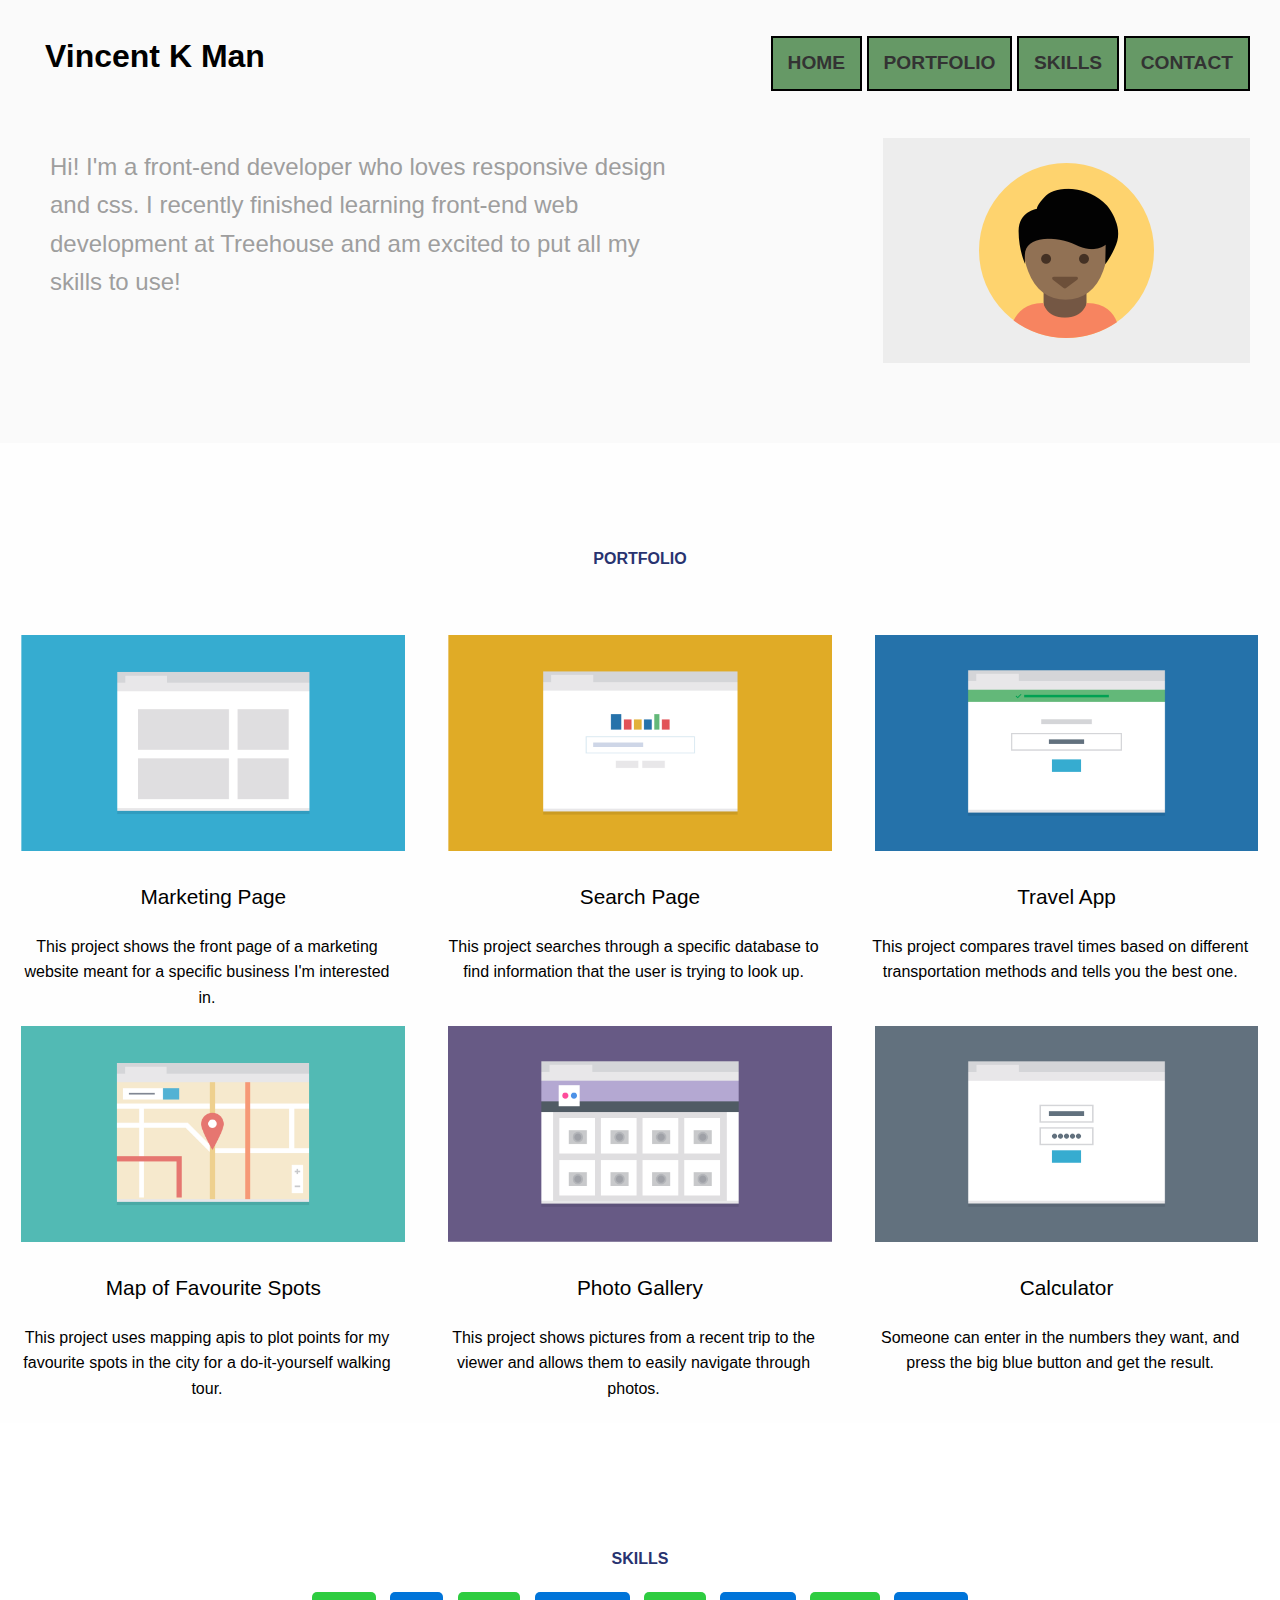
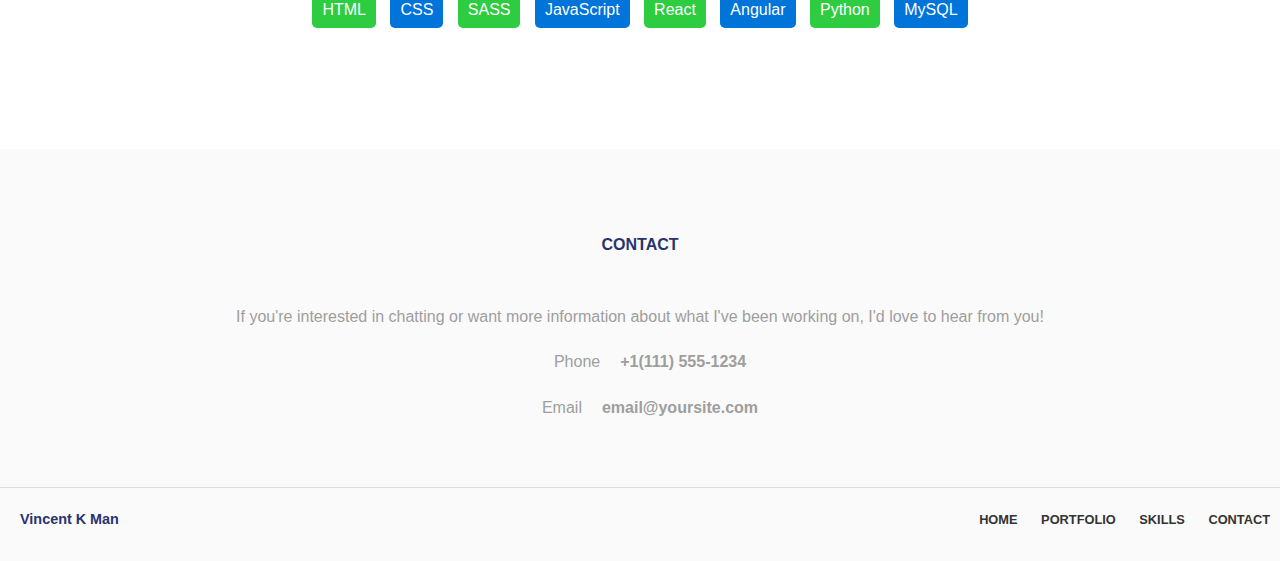
<file: Project 2 - Mobile-first Responsive Layout/index.html>
<!DOCTYPE html>
<html lang="en" dir="ltr">
  <head>
    <meta charset="utf-8">
    <title>Vincent K Man Portfolio</title>
    <meta name="viewport" content="width=device-width, initial-scale=1.0">
    <link rel="stylesheet" href="css/style.css">
    <link href="https://fonts.googleapis.com/css?family=Muli%7CRoboto:400,300,500,700,900"
    rel="stylesheet">
    <link href="https://fonts.googleapis.com/css?family=Righteous" rel="stylesheet">
    <link rel="stylesheet" href="css/normalize.css">
  </head>
  <body>
    <header id="top">
      <div class="clearfix">
        <h1 class="name">Vincent K Man</h1>
        <nav class="top-nav nav">
          <ul>
            <li><a href="#top">HOME</a></li>
            <li><a href="#portfolio">PORTFOLIO</a></li>
            <li><a href="#skills">SKILLS</a></li>
            <li><a href="#contact">CONTACT</a></li>
          </ul>
        </nav>
      </div>
      <div class="intro clearfix">
        <img src="img/responsive-layout-profile.png" alt="responsive-layout-profile" />
        <p>Hi! I'm a front-end developer who loves responsive design and css. I recently finished learning front-end web development at Treehouse and am excited to put all my skills to use!</p>
      </div>
    </header>
    <main>
      <div id="portfolio">
      <h2>PORTFOLIO</h2>
      <div class="portfolio-row">
        <div class="portfolio-col">
          <img src="img/portfolio-1.png" alt="Marketing Page" />
          <h3>Marketing Page</h3>
          <p>This project shows the front page of a marketing website meant for a specific business I'm interested in.</p>
        </div>
        <div class="portfolio-col">
          <img src="img/portfolio-2.png" alt="Search Page" />
          <h3>Search Page</h3>
          <p>This project searches through a specific database to find information that the user is trying to look up.</p>
        </div>
        <div class="portfolio-col">
          <img src="img/portfolio-3.png" alt="Travel App" />
          <h3>Travel App</h3>
          <p>This project compares travel times based on different transportation methods and tells you the best one.</p>
        </div>
        <div class="portfolio-col">
          <img src="img/portfolio-4.png" alt="Map of Favourite Spots" />
          <h3>Map of Favourite Spots</h3>
          <p>This project uses mapping apis to plot points for my favourite spots in the city for a do-it-yourself walking tour.</p>
        </div>
        <div class="portfolio-col">
          <img src="img/portfolio-5.png" alt="Photo Gallery" />
          <h3>Photo Gallery</h3>
          <p>This project shows pictures from a recent trip to the viewer and allows them to easily navigate through photos.</p>
        </div>
        <div class="portfolio-col">
          <img src="img/portfolio-6.png" alt="Calculator" />
          <h3>Calculator</h3>
          <p>Someone can enter in the numbers they want, and press the big blue button and get the result.</p>
        </div>
      </div>
    </div>
  <div id="skills">
    <h2>SKILLS</h2>
    <ul>
      <li>HTML</li>
      <li>CSS</li>
      <li>SASS</li>
      <li>JavaScript</li>
      <li>React</li>
      <li>Angular</li>
      <li>Python</li>
      <li>MySQL</li>
    </ul>
    </div>
    <div id="contact">
      <h2>CONTACT</h2>
      <div class="contact-items">
        <ul>
          <li>If you're interested in chatting or want more information about what I've been working on, I'd love to hear from you!</li>
          <li><span>Phone</span><strong><a href="tel:+1-111-555-1234">+1(111) 555-1234</a></strong></li>
          <li><span>Email</span><strong><a href="mailto:example@email.com">email@yoursite.com</a></strong></li>
        </ul>
      </div>
    </div>
  </main>
    <footer>
      <h2>Vincent K Man</h2>
      <span><a href="#top" class="back-to-top">BACK TO TOP</a></span>
      <nav class="bottom-nav nav">
        <ul>
          <li><a href="#top">HOME</a></li>
          <li><a href="#portfolio">PORTFOLIO</a></li>
          <li><a href="#skills">SKILLS</a></li>
          <li><a href="#contact">CONTACT</a></li>
        </ul>
      </nav>
    </footer>
  </body>
</html>
</file>
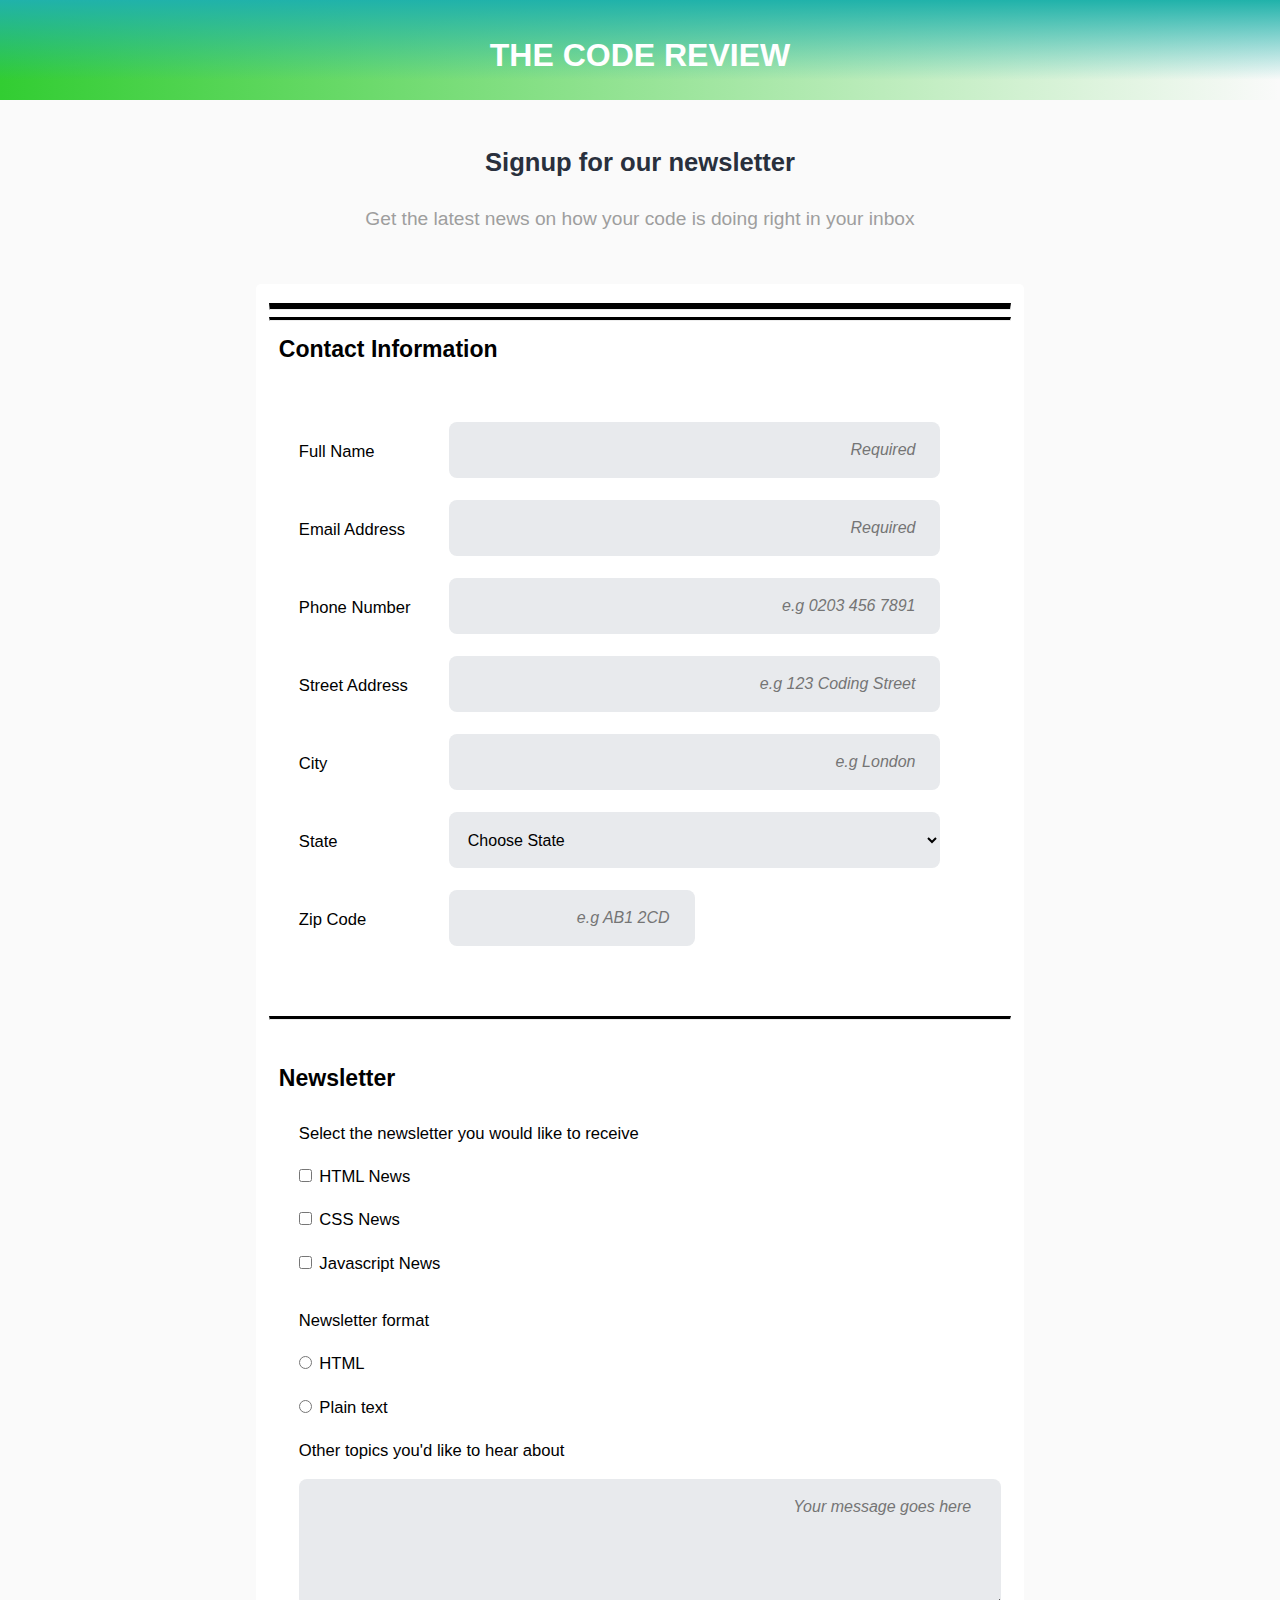
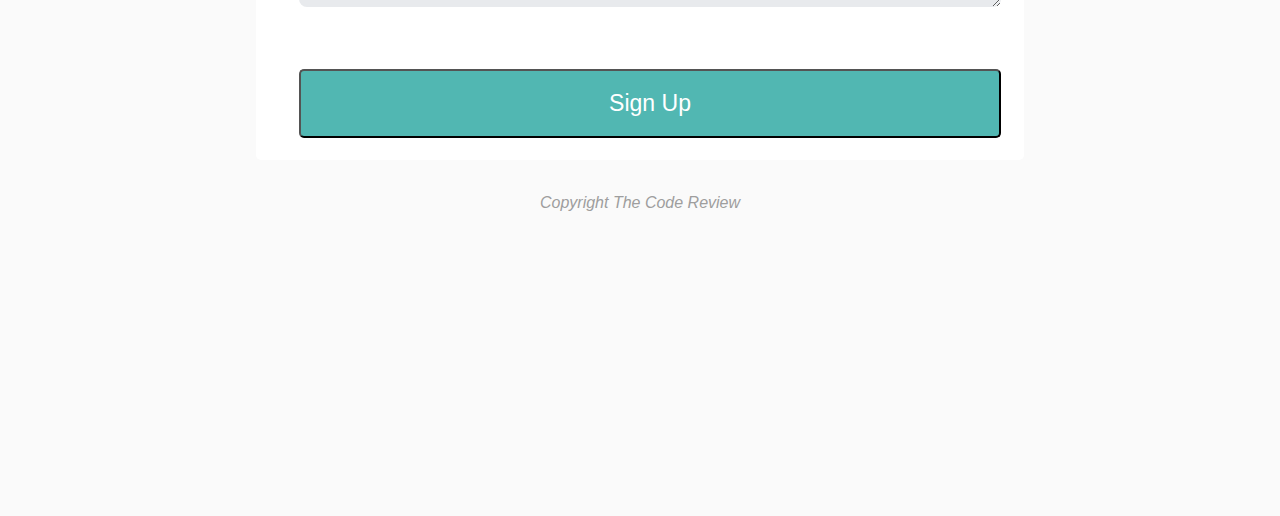
<file: Project 3 - An Online Registration Form/index.html>
<!DOCTYPE html>
<html lang="en" dir="ltr">
  <head>
    <meta charset="utf-8">
    <title>An Online Registration Form</title>
    <meta name="stylesheet" content="width=device-width, initial-scale=1.0">
    <link rel="stylesheet" href="css/styles.css">
    <link rel="stylesheet" href="css/normalize.css">
    <link rel="stylesheet" href="https://fonts.googleapis.com/css?family=Muli%7CRoboto:400,300,500,700,900">
    <link rel="stylesheet" href="https://fonts.googleapis.com/css?family=Righteous">
  </head>
  <body>
    <header>
      <h1 class="main-title">THE CODE REVIEW</h1>
    </header>
    <div class="intro container">
    <h2>Signup for our newsletter</h2>
    <p>Get the latest news on how your code is doing right in your inbox</p>
    </div>
        <main>
          <div class="container">
          <form action="index.html" method="post">
            <hr class="border1">
            <hr class="border2">
            <fieldset>
              <legend>Contact Information</legend>
              <div class="col">
            <div class="form-item">
            <label for="full-name">Full Name</label>
            <input type="text" id="full-name" name="full-name" placeholder="Required" required>
          </div>
          <div class="form-item">
            <label for="mail">Email Address</label>
            <input type="email" id="mail" name="user_email" placeholder="Required" required>
          </div>
          <div class="form-item">
            <label for="phone">Phone Number</label>
            <input type="tel" id="phone" name="telephone" placeholder="e.g 0203 456 7891">
          </div>
          <div class="form-item">
            <label for="address">Street Address</label>
            <input type="text" id="address" name="street_address" placeholder="e.g 123 Coding Street">
          </div>
          <div class="form-item">
            <label for="city">City</label>
            <input type="text" id="city" name="city" placeholder="e.g London">
          </div>
          <div class="form-item">
            <label for="states">State</label>
            <select id="states" name="state">
              <option value="">Choose State</option>
              <option value="England">England</option>
              <option value="Scotland">Scotland</option>
              <option value="Wales">Wales</option>
              <option value="Northern Ireland">Northern Ireland</option>
            </select>
          </div>
          <div class='form-item'>
            <label for="zipcode">Zip Code</label>
            <input type="text" id="zipcode" name="zipcode" placeholder="e.g AB1 2CD">
          </div>
          </div>
        </fieldset>
        <hr class="border3">
          <fieldset>
            <legend>Newsletter</legend>
            <div class="col">
            <p class="newsletter-sub">Select the newsletter you would like to receive</p>
            <div>
              <input type="checkbox" id="html-news" value="html-news1" name="html-news2"/>
              <label class="inline" for="html-news">HTML News</label>
            </div>
            <div>
              <input type="checkbox" id="css-news" value="css-news1" name="css-news2" />
              <label class="inline" for="css-news">CSS News</label>
            </div>
            <div>
              <input type="checkbox" id="javascript-news" value="javascript-news1" name="javascript-news2" />
              <label class="inline" for="javascript-news">Javascript News</label>
            </div>
          </div>
          </fieldset>
        <fieldset>
          <div class="col">
          <p>Newsletter format</p>
            <div>
              <input type="radio" id="html" value="html" name="newsletter_format">
              <label class="inline" for="html">HTML</label>
            </div>
            <div>
              <input type="radio" id="plaintext" value="plaintext" name="newsletter_format">
              <label class="inline" for="plaintext">Plain text</label>
            </div>
            <div>
              <label class="other" for="msg">Other topics you'd like to hear about</label>
              <textarea id="msg" name="user_message" rows="8" placeholder="Your message goes here"></textarea>
            </div>
            <button type="submit" class="default">Sign Up</button>
          </div>
        </fieldset>
        </form>
      </div>
    </main>
    <footer><em>Copyright The Code Review</em></footer>
  </body>
</html>
</file>
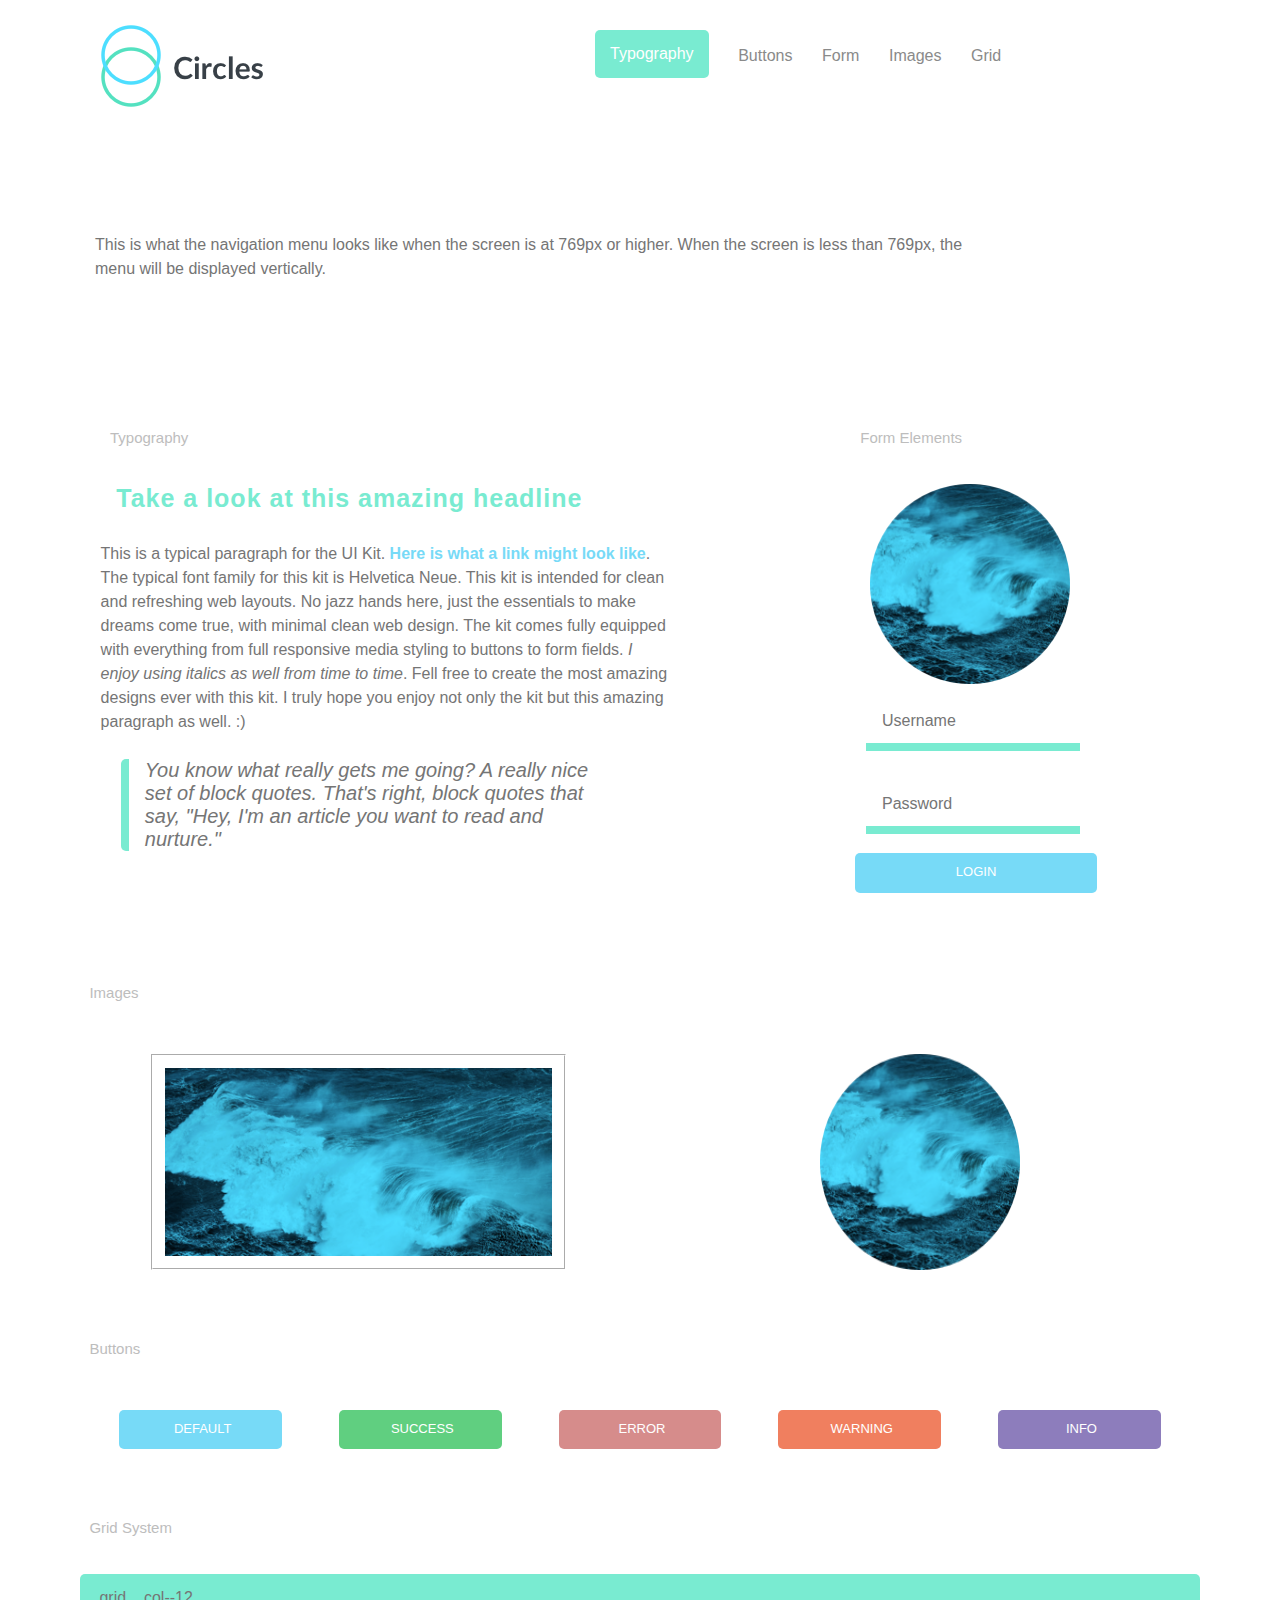
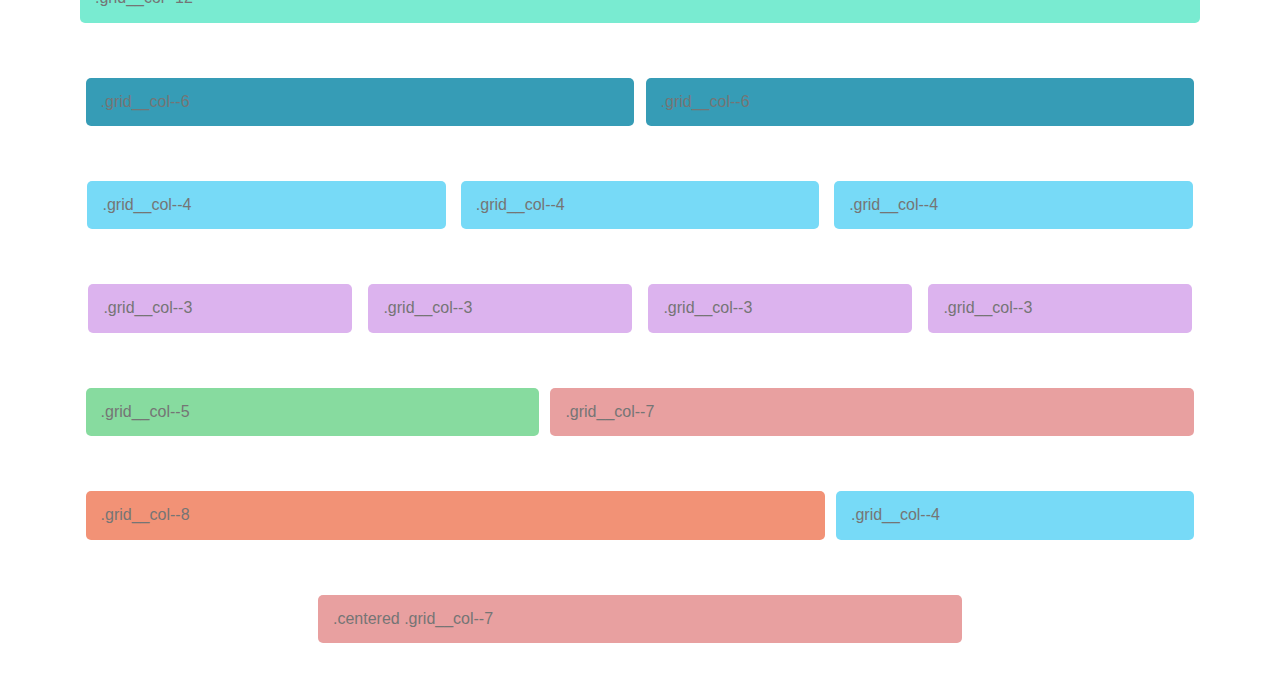
<file: Project 4 - Web Style Guide/index.html>
<!doctype html>
<html lang="en">

<head>
  <meta charset="utf-8">
  <title>Circles UI Kit</title>
  <meta name="viewport" content="width=device-width, initial-scale=1">
  <link rel="stylesheet" href="css/styles.css">
</head>
<!--
    List of classes used

    Grid:
    .container
    .grid__row
    .grid__col--2
    .grid__col--3
    .grid__col--4
    .grid__col--5
    .grid__col--6
    .grid__col--7
    .grid__col--8
    .grid__col--9
    .grid__col--10
    .grid__col--11
    .grid__col--12
    .centered
    .theme__colors

    Typography:
    .container
    .link
    .blockquote
    .headline--primary
    .headline--secondary

    Image:
    .img--logo
    .img--frame
    .img--avatar

    Navigation:
    .nav__item

    Buttons:
    .btn--default
    .btn--success
    .btn--error
    .btn--warning
    .btn--info
    .theme__colors

    Forms:
    .form
    .form__label--hidden
    .form__input

  -->

<body class="container">
  <div class="grid__row">
    <div class="grid__col--3">
      <a class="link" href="/">
          <img class="img--logo" alt="circles logo" src="images/logo.png">
        </a>
    </div>
    <div class="grid__col--9">
      <nav role="navigation">
        <ul class="nav">
          <li class="nav__item"><a href="#type">Typography</a></li>
          <li class="nav__item"><a href="#buttons">Buttons</a></li>
          <li class="nav__item"><a href="#forms">Form</a></li>
          <li class="nav__item"><a href="#images">Images</a></li>
          <li class="nav__item"><a href="#grid">Grid</a></li>
        </ul>
      </nav>
    </div>
  </div>

  <div class="grid__row">
    <div class="grid__col--12">
      <div class="card">
        <p>This is what the navigation menu looks like when the screen is at 769px or higher. When the screen is less than 769px,
          the menu will be displayed vertically.</p>
      </div>
    </div>
  </div>

  <div class="grid__row">
    <div class="grid__col--8">
      <div class="card">
        <h4 id="type" class="headline--secondary">Typography</h4>
        <h1 class="headline--primary">Take a look at this amazing headline</h1>
        <p>This is a typical paragraph for the UI Kit. <a href="#" class="link">Here is what a link might look like</a>. The
          typical font family for this kit is Helvetica Neue. This kit is intended for clean and refreshing web layouts.
          No jazz hands here, just the essentials to make dreams come true, with minimal clean web design. The kit comes
          fully equipped with everything from full responsive media styling to buttons to form fields. <em>I enjoy using italics as well from time to time</em>.
          Fell free to create the most amazing designs ever with this kit. I truly hope you enjoy not only the kit but this
          amazing paragraph as well. :)</p>
        <blockquote class="blockquote">You know what really gets me going? A really nice set of block quotes. That's right, block quotes that say, "Hey,
          I'm an article you want to read and nurture."</blockquote>
      </div>
    </div>
    <div class="grid__col--4">
      <form class="form">
        <legend id="forms" class="headline--secondary">Form Elements</legend>
        <img class="img--avatar" src="images/avatar.png" alt="Avatar">
        <label class="form__label--hidden" for="username">Username:</label>
        <input class="form__input" type="text" id="username" placeholder="Username">
        <label class="form__label--hidden" for="password">Password:</label>
        <input class="form__input" type="password" id="password" placeholder="Password">
        <button class="btn--default theme__colors" type="submit" value="Login">Login</button>
      </form>
    </div>
  </div>

  <h4 id="images" class="headline--secondary">Images</h4>

  <div class="grid__row">
    <div class="grid__col--6">
      <img class="img--frame" src="images/image.png" alt="sample image">
    </div>
    <div class="grid__col--6">
      <img class="img--avatar" src="images/avatar.png" alt="Avatar">
    </div>
  </div>

  <h4 id="buttons" class="headline--secondary">Buttons</h4>

  <div class="grid__row">
    <div class="grid__col--12">
      <button class="btn--default theme__colors">default</button>
      <button class="btn--success theme__colors">success</button>
      <button class="btn--error theme__colors">error</button>
      <button class="btn--warning theme__colors">warning</button>
      <button class="btn--info theme__colors">info</button>
    </div>
  </div>

  <h4 id="grid" class="headline--secondary">Grid System</h4>

  <div class="grid__row">
    <div class="grid__col--12 theme__colors">.grid__col--12</div>
  </div>
  <div class="grid__row">
    <div class="grid__col--6 theme__colors">.grid__col--6</div>
    <div class="grid__col--6 theme__colors">.grid__col--6</div>
  </div>
  <div class="grid__row">
    <div class="grid__col--4 theme__colors">.grid__col--4</div>
    <div class="grid__col--4 theme__colors">.grid__col--4</div>
    <div class="grid__col--4 theme__colors">.grid__col--4</div>
  </div>
  <div class="grid__row">
    <div class="grid__col--3 theme__colors">.grid__col--3</div>
    <div class="grid__col--3 theme__colors">.grid__col--3</div>
    <div class="grid__col--3 theme__colors">.grid__col--3</div>
    <div class="grid__col--3 theme__colors">.grid__col--3</div>
  </div>
  <div class="grid__row">
    <div class="grid__col--5 theme__colors">.grid__col--5</div>
    <div class="grid__col--7 theme__colors">.grid__col--7</div>
  </div>
  <div class="grid__row">
    <div class="grid__col--8 theme__colors">.grid__col--8</div>
    <div class="grid__col--4 theme__colors">.grid__col--4</div>
  </div>
  <div class="grid__row">
    <div class="grid__col--7 theme__colors centered">.centered .grid__col--7</div>
  </div>

</body>

</html>
</file>
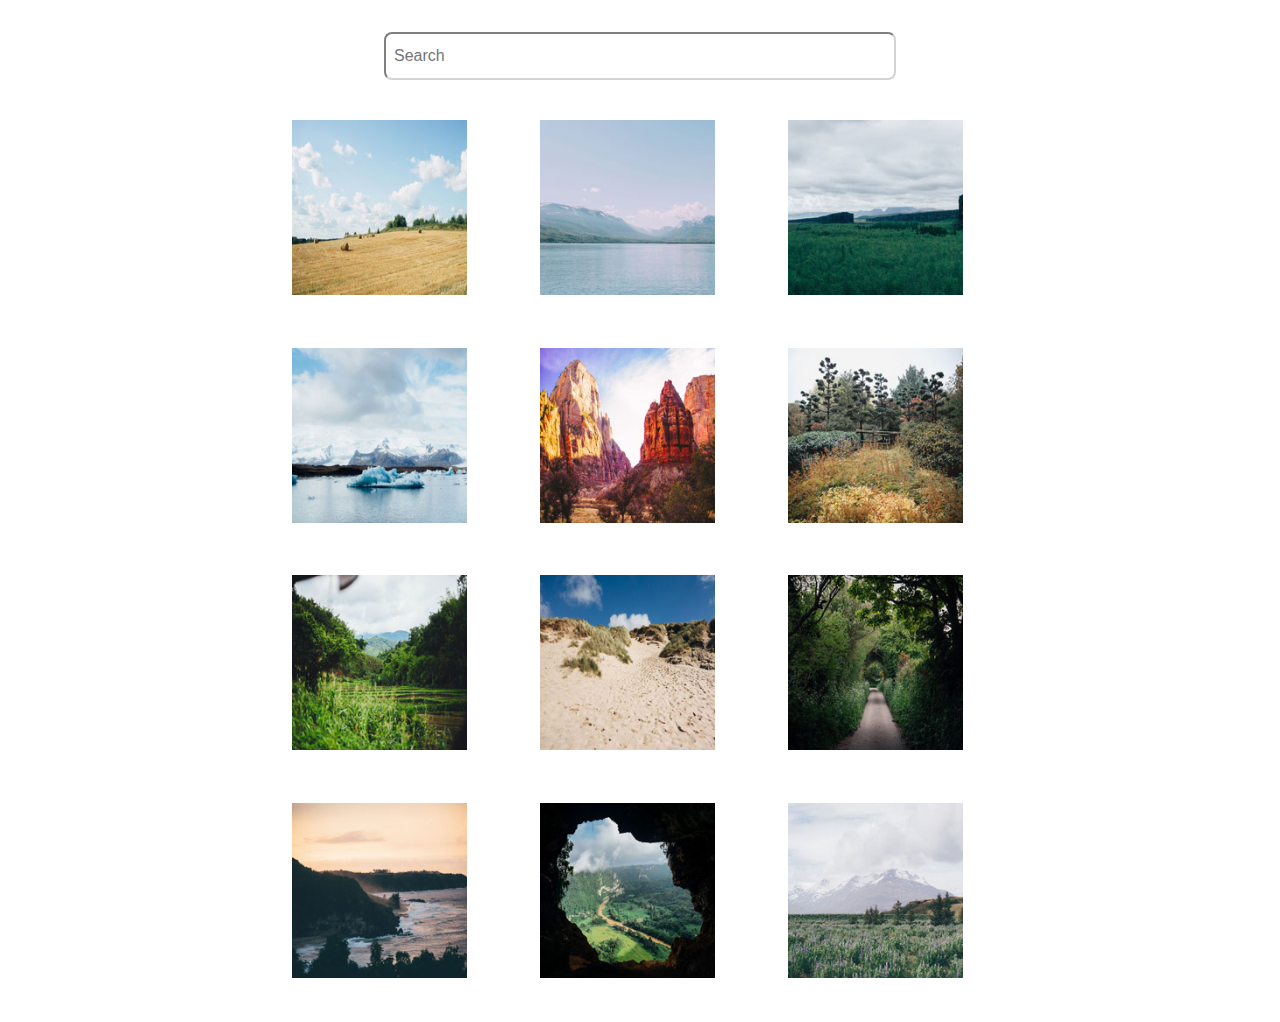
<file: Project 5 - An Interactive Photo Gallery/index.html>
<!DOCTYPE html>
<html lang="en" dir="ltr">
  <head>
    <meta charset="utf-8">
    <title>Interactive Photo Gallery</title>
    <meta name="stylesheet" content="width=device-width, initial-scale=1.0">
    <link rel="stylesheet" href="css/normalize.css">
    <link rel="stylesheet" href="css/styles.css">
    <link rel="stylesheet" href="css/lightbox.min.css">
    <link rel="stylesheet" href="https://fonts.googleapis.com/css?family=Muli%7CRoboto:400,300,500,700,900">
  </head>
  <body>
    <div class="container">
      <form>
        <input type="text" id="search-bar" name="search" placeholder="Search" autocomplete="off" />
      </form>
      <div id="photo-gallery">
          <a href="photos/01.jpg" data-lightbox="mygallery" data-title="I love hay bales. Took this snap on a drive through the countryside past some straw fields."><img src="photos/thumbnails/01.jpg" alt="Hay Bales"></a>
          <a href="photos/02.jpg" data-lightbox="mygallery" data-title="The lake was so calm today. We had a great view of the snow on the mountains from here."><img src="photos/thumbnails/02.jpg" alt="Lake"></a>
          <a href="photos/03.jpg" data-lightbox="mygallery" data-title="I hiked to the top of the mountain and got this picture of the canyon and trees below."><img src="photos/thumbnails/03.jpg" alt="Canyon"></a>
          <a href="photos/04.jpg" data-lightbox="mygallery" data-title="It was amazing to see an iceberg up close, it was so cold but didn’t snow today."><img src="photos/thumbnails/04.jpg" alt="Iceberg"></a>
          <a href="photos/05.jpg" data-lightbox="mygallery" data-title="The red cliffs were beautiful. It was really hot in the desert but we did a lot of walking through the canyons."><img src="photos/thumbnails/05.jpg" alt="Desert"></a>
          <a href="photos/06.jpg" data-lightbox="mygallery" data-title="Fall is coming, I love when the leaves on the trees start to change color."><img src="photos/thumbnails/06.jpg" alt="Fall"></a>
          <a href="photos/07.jpg" data-lightbox="mygallery" data-title="I drove past this plantation yesterday, everything is so green!"><img src="photos/thumbnails/07.jpg" alt="Plantation"></a>
          <a href="photos/08.jpg" data-lightbox="mygallery" data-title="My summer vacation to the Oregon Coast. I love the sandy dunes!"><img src="photos/thumbnails/08.jpg" alt="Dunes"></a>
          <a href="photos/09.jpg" data-lightbox="mygallery" data-title="We enjoyed a quiet stroll down this countryside lane."><img src="photos/thumbnails/09.jpg" alt="Countryside Lane"></a>
          <a href="photos/10.jpg" data-lightbox="mygallery" data-title="Sunset at the coast! The sky turned a lovely shade of orange."><img src="photos/thumbnails/10.jpg" alt="Sunset"></a>
          <a href="photos/11.jpg" data-lightbox="mygallery" data-title="I did a tour of a cave today and the view of the landscape below was breathtaking."><img src="photos/thumbnails/11.jpg" alt="Cave"></a>
          <a href="photos/12.jpg" data-lightbox="mygallery" data-title="I walked through this meadow of bluebells and got a good view of the snow on the mountain before the fog came in."><img src="photos/thumbnails/12.jpg" alt="Bluebells"></a>
      </div>
    </div>
    <script src="js/jquery-3.3.1.min.js"></script>
    <script src="js/lightbox-plus-jquery.min.js"></script>
    <script src="js/main.js"></script>
  </body>
</html>
</file>
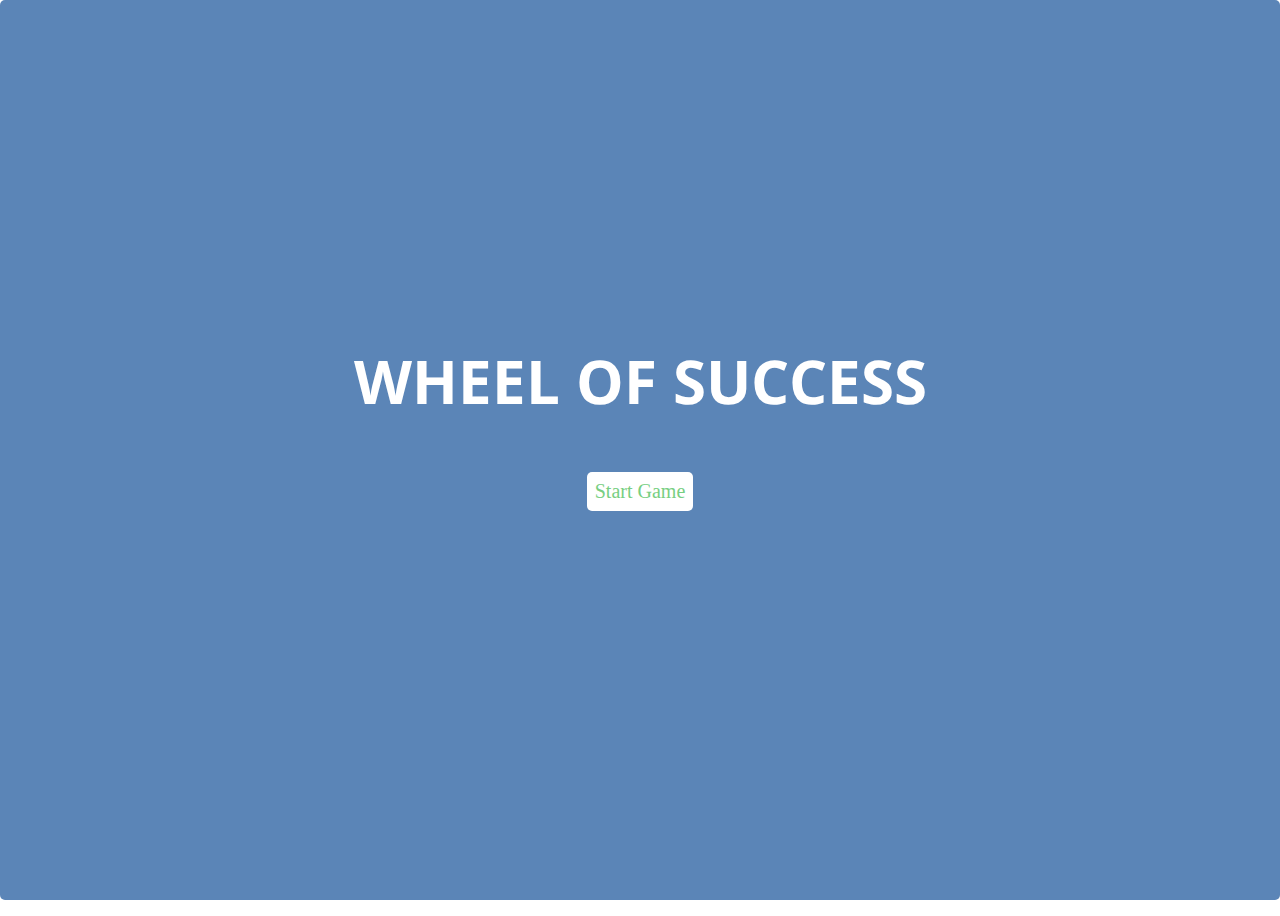
<file: Project 6 - Game Show App/index.html>
<!DOCTYPE html>
<html lang="en">
  <head>
    <meta charset="utf-8">
    <title>Wheel of Success!</title>
    <meta name="viewport" content="width=device-width, initial-scale=1.0">
    <link href="css/styles.css" rel="stylesheet">
  </head>
  <body>
    <div class="main-container">
      <div id="overlay" class="start">
        <h2 class="title">Wheel of Success</h2>
        <a class="btn__reset">Start Game</a>
      </div>

      <div id="banner" class="section">
        <h2 class="header">Wheel of Success</h2>
      </div>

      <div id="phrase" class="section">
        <ul></ul>
      </div>
      <div id="qwerty" class="section">
        <div class="keyrow">
          <button>q</button><button>w</button><button>e</button><button>r</button><button>t</button><button>y</button><button>u</button><button>i</button><button>o</button><button>p</button>
        </div>
        <div class="keyrow">
          <button>a</button><button>s</button><button>d</button><button>f</button><button>g</button><button>h</button><button>j</button><button>k</button><button>l</button>
        </div>
        <div class="keyrow">
          <button>z</button><button>x</button><button>c</button><button>v</button><button>b</button><button>n</button><button>m</button>
        </div>
      </div>

      <div id="scoreboard" class="section">
        <ol>
          <li class="tries"><img src="images/liveHeart.png" height="35px" width="30px"></li>
          <li class="tries"><img src="images/liveHeart.png" height="35px" width="30px"></li>
          <li class="tries"><img src="images/liveHeart.png" height="35px" width="30px"></li>
          <li class="tries"><img src="images/liveHeart.png" height="35px" width="30px"></li>
          <li class="tries"><img src="images/liveHeart.png" height="35px" width="30px"></li>
        </ol>
      </div>
    </div>
    <script type="text/javascript" src="app.js"></script>
  </body>
</html>
</file>
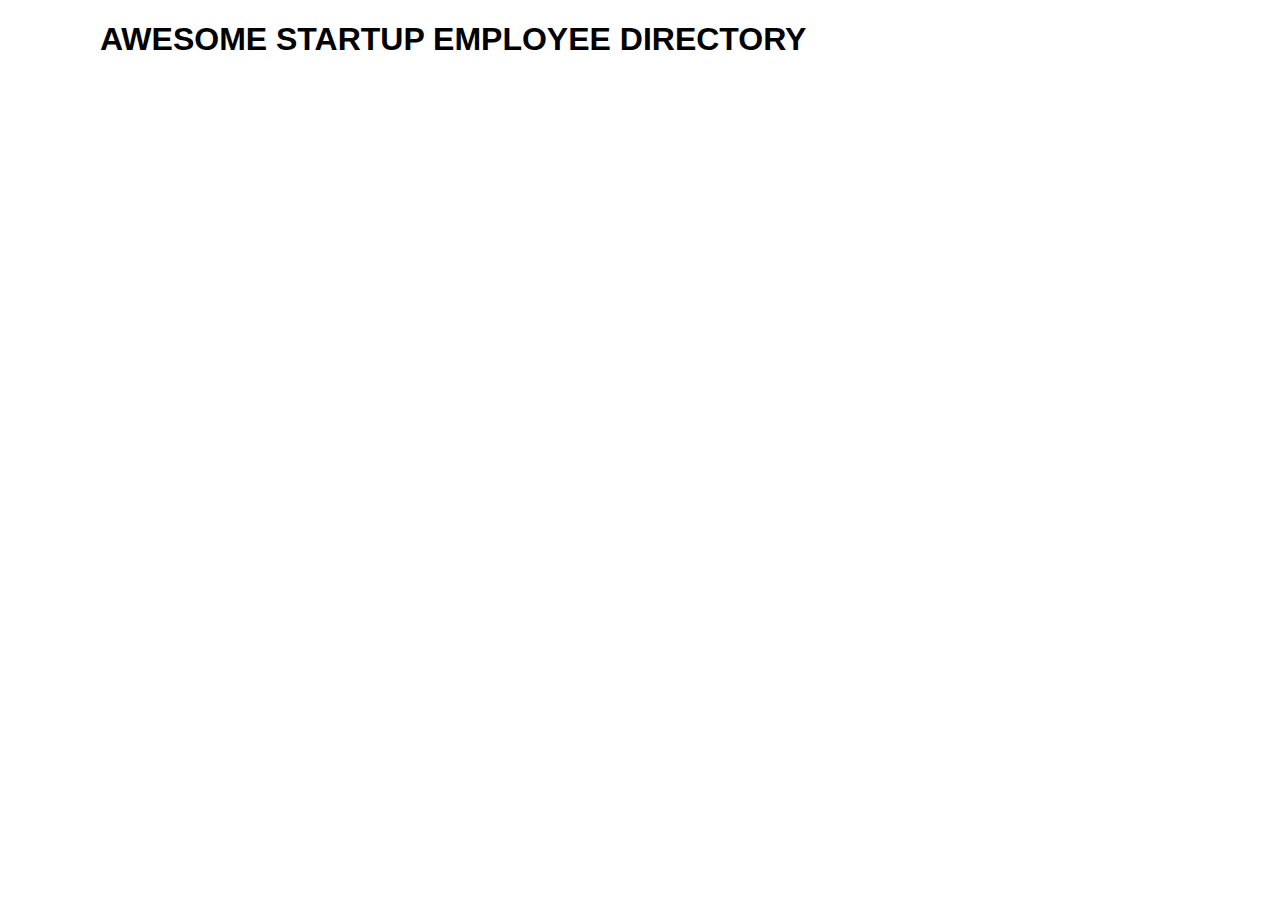
<file: Project 8 - Use an API to Create an Employee Directory/index.html>
<!DOCTYPE html>
<html lang="en" dir="ltr">
<head>
  <meta charset="utf-8" name="viewport">
  <title>Employee Directory</title>
  <meta name="viewport" content="width=device-width, initial-scale=1">
  <link rel="stylesheet" href="css/styles.css">
</head>

  <body>
    <div class="container">

      <header class="header">
        <h1 class="header__title">AWESOME STARTUP EMPLOYEE DIRECTORY</h1>
      </header>

      <main class="main">
        <div id="directory" class="main__directory"></div>
        <div id="modal" class="main__modal"></div>
        <div id="overlay" class="main__overlay"></div>
        </div>
      </main>
    </div>

    <script src="js/jquery-3.3.1.min.js"></script>
    <script src="js/app.js"></script>
  </body>
</html>
</file>
<file: Project 2 - Mobile-first Responsive Layout/css/style.css>
/* Global Layout Set-up */

* {
  box-sizing: border-box;
}

body {
  font-family: 'Open Sans', sans-serif;
  text-align: center;
  line-height: 1.6;
  background-color: #fafafa;
}

img {
  max-width: 90%;
  transition:  all .6s;
}

img:hover {
  transform: scale(1.2) rotate(-5deg);
}

/* Link Styles */

a {
  text-decoration: none;
  color: #333333;
}

a:hover {
  color: #999999;
}

/* Section Styles */

h2 {
  font-size: 1em;
  font-weight: 700;
  color: #283370;
}

h3 {
  font-size: 1.3em;
  font-weight: 400;
}

/* Section Styles: Navigation */

#top h1 {
  font-size: 2em;
}

.top-nav ul {
  padding: 0;
}

#top h1,
.top-nav li a {
  display: block;
  padding: 10px 15px;
}

.top-nav a {
  font-size: 1.2em;
  font-weight: 700;
  background-color:#669966;
  border: 2px solid #000;
}

.top-nav a:hover {
  background-color: #006699;
}

.top-nav ul {
  padding-top: 25px;
}

.top-nav li {
  background-color: white;
  margin-bottom: 5px;
}

.nav ul {
  list-style-type: none;
}

.nav a,
.back-to-top {
  transition: all .5s;
}

.nav a:hover {
  color: #999999;
}

/* Section Styles: Introduction */

.intro img {
  margin-top: 10px;
  max-width: 60%;
}

.intro p {
  font-size: 1.4em;
  font-weight: 300;
  color: #9e9e9e;
  padding: 10px 0;
}

/* Section Styles: Portfolio */

#portfolio {
  background-color: #FEFEFE;
  text-align: center;
}

#portfolio h2 {
  padding-top: 70px;
  padding-bottom: 50px;
}

#portfolio p {
  font-size: 1em;
  font-weight: 200;
  max-width: 90%;
  margin-left: 15px;
}

.portfolio-row {
  padding-bottom: 5px;
}

/* Section Styles: Skills */

#skills {
  background-color: white;
  padding: 50px 0 100px 0;
}

#skills h2 {
  padding-top: 60px;
}

#skills ul {
  padding: 0;
}

#skills li {
  border-radius: 5px;
  display: inline-block;
  background: #0074D9;
  color: #FEFEFE;
  padding: 5px 10px;
  margin: 5px;
}

  #skills li:nth-child(odd) {
  background: #2ECC40;
}

/* Section Styles: Contact */

#contact {
  font-weight: 100;
  padding: 20px 0 30px 0;
  border-bottom: 1px solid #dedede;
}

#contact h2 {
  padding: 50px 0 30px 0;
}

#contact ul {
  list-style-type: none;
  padding: 0;
}

.contact-items li {
  color: #9e9e9e;
  padding-bottom: 20px;
}

.contact-items li span {
  margin: 0 20px;
}

.contact-items li span,
.contact-items li a {
  color: #9e9e9e;
}

/* Section Styles: Footer */

footer h2 {
  float: left;
  font-size: .9em;
  margin: 20px 0 30px 0;
  padding-left: 20px;
}

.back-to-top {
  float: right;
  font-size: .8em;
  font-weight: 700;
  padding: 20px 20px 0 0;
}

.bottom-nav {
  float: right;
}

.bottom-nav {
  display: none;
}

/* Float clearfix */

.clearfix::after {
  content: " ";
  display: table;
  clear: both;
}

/* Styles for tablet screens */
@media screen and (min-width: 768px) {

  nav {
    margin-top: -40px;
  }

  .top-nav {
    margin-right: 30px;
  }

  .top-nav li {
    display: inline-block;
    background-color: #fafafa;
  }

  .intro p {
    text-align: left;
    margin-left: 50px;
    max-width: 50%;
    font-size: 1.5em;
  }

  .intro img {
    margin: 0 30px;
    padding-bottom: 50px;
  }

  .intro img,
  .bottom-nav  {
    float: right;
  }

  #portfolio {
    padding-top: 20px;
  }

  .portfolio-row {
    display: flex;
		flex-wrap: wrap;
  }

  .portfolio-col {
		width: 50%;
	}

  .back-to-top {
    display: none;
  }

  .bottom-nav {
    display: block;
    font-size: .8em;
    font-weight: 700;
    padding-top: 50px;
  }

  .bottom-nav li {
    display: inline;
    padding: 15px 10px;
  }
}

/* Styles for Desktop screens */
@media screen and (min-width: 1024px) {

  #top h1 {
    float: left;
    margin-left: 30px;
  }

  nav {
    margin-top: -5px;
  }

  .top-nav {
    float: right;
  }

  .intro img {
    padding-bottom: 80px;
  }

  #portfolio {
    padding-top: 20px;
  }

  .portfolio-row {
    flex-direction: row;
    flex-wrap: wrap;
  }

  .portfolio-col {
    width: 33.33%;
  }

  .bottom-nav {
    padding-top: 15px;
  }
}
</file>
<file: Project 3 - An Online Registration Form/css/styles.css>
/* Global Layout Set-up */

*,
*:before,
*:after {
  box-sizing: border-box;
}

body {
  font-family: 'Merriweather Sans', sans-serif;
  line-height: 1.6;
  background-color: #fafafa;
}

/* Section Styles */

.container {
  margin: 0 auto;
  max-width: 90%;
}

.col {
  margin-left: 20px;
}

div:first-child {
  margin-top: 10px;
}

.newsletter-sub {
  margin-top: -10px;
}

/* Section Styles - Header */

header {
  background: linear-gradient(#20B2AA, transparent 80%),
              linear-gradient(90deg, #32CD32, transparent);
  padding-top: 100px;
}

.main-title {
  font-weight: 600;
  color: #fff;
  display: table;
  margin: -70px auto;
  text-align: center;
}

/* Section Styles - Intro */

.intro {
  text-align: center;
  margin-top: 7em;
}

.intro h2 {
  color: #29303d;
  font-size: 1.6em;
  font-weight: 600;
}

.intro p {
  font-size: 1.2em;
  font-weight: 300;
  padding: 0 40px 30px 40px;
  color: #9e9e9e;
}

/* Section Styles - Form */

form {
  margin: 0 auto;
  padding: 1em;
  font-size:.8em;
  background-color: #fff;
  border-radius: 5px;
}

form div + div {
  margin-top: 1.3em;
}

.form-item {
  display: flex;
  flex-direction: column;
}
/* Section Styles - Border */

.border1 {
  border-top: 6px solid black;
}

.border2 {
  border-top: 3px solid black;
  margin: 5px 0 10px 0;
}

.border3 {
  border-top: 3px solid black;
  margin: 50px 0 40px 0;
}

/* Section Styles - Fieldset */

form > fieldset {
  border: 0;
  box-shadow: none;
}

/* Section Styles - Legend */

legend {
  font-size: 1.8em;
  font-weight: bold;
  margin: 50px 0 30px 0;
}

/* Section Styles - label, p */

label,
p {
  font-size: 1.3em;
}

label:last-of-type {
 margin-bottom: .3em;
}

/* Section Styles - input, textarea, select */

input[type="text"],
input[type="email"],
input[type="tel"],
textarea[id="msg"],
select[id="states"] {
  height: 3.5em;
  width: 100%;
  background-color: #e8eaed;
  border-radius: 8px 8px;
  border: none;
  font-size: 16px;
  padding: 15px;
  margin: 15px 0px 20px 0;
}

input[id="zipcode"] {
  width: 50%;
  margin-top: 15px;
}

::placeholder {
  text-align: right;
  font-weight: lighter;
  font-style: italic;
  padding-right: 15px;
}

textarea[id="msg"] {
  height: 8em;
}

input[type="text"]:focus,
input[type="email"]:focus,
input[type="tel"]:focus,
input[id="zipcode"]:focus,
textarea[id="msg"]:focus,
select[id="states"]:focus {
  outline: none;
  border: 2px solid;
  background-color: #FFF8DC;
  transition: all .6s;
  border-color: #20B2AA;
}

input:not([type="submit"]) {
  padding: 10px;
}

/* Section Styles - checkbox, radio */

input[type="checkbox"],
input[type="radio"] {
  margin: 0 4px 8px 0;
  cursor: pointer;
}

input[type="checkbox"]:checked + label,
input[type="radio"]:checked + label {
  font-weight: bold;
  color: #20B2AA;
}

/* Section Styles - button */

button {
  background-color: #51B7B2;
  border-radius: 5px;
  text-align: center;
  cursor: pointer;
}

.default {
  color: #fff;
  font-size: 1.8em;
  font-weight: 400;
  width: 100%;
  height: 3em;
  margin-top: 35px;
}

button:focus {
  opacity: 1;
}

button:hover {
  opacity: .8;
  transition: .5s;
}

/* Section Styles - footer */

footer {
  text-align: center;
  font-size: 1em;
  font-weight: 300;
  padding: 0 40px;
  color: #9e9e9e;
  margin: 30px 0 300px 0;
}

/* Styles for larger screens */
@media screen and (min-width: 768px) {

  .container {
    max-width: 60%;
  }

  .form-item {
  flex-direction: row;
  margin-top: 2px;
}

  input[type="text"],
  input[type="email"],
  input[type="tel"],
  select[id="states"] {
    width: 70%;
    margin: 10px 10px;
  }

  input[id="zipcode"] {
    width: 35%;
  }

  label {
    width: 140px;
    text-align: left;
  }

  form label {
    margin-top: 1.6em;
  }

  .other {
    width: 100%;
  }
}
</file>
<file: Project 4 - Web Style Guide/css/styles.css>
.nav__item a, .link {
  text-decoration: none;
}

.form__label--hidden {
  text-indent: -9999px;
}

.headline--primary {
  font-size: 1.5625em;
  margin-bottom: 1.2em;
  padding-left: 0.625em;
  letter-spacing: 1px;
  color: #79EBD1;
}

.headline--secondary {
  font-weight: 400;
  font-size: 0.9375em;
  color: #bdbdbd;
  padding-left: 0.625em;
}

.nav__item:first-child, [class^=btn--], [class^=grid__col--] {
  border-radius: 5px;
  border: none;
  color: #757575;
  padding: 0.9375em 0.9375em;
}

.form__input {
  border: 0;
  box-shadow: none;
  border-bottom: 8px solid #79EBD1;
  width: 90%;
  padding: 0 0 0.8125em 1em;
}

.blockquote {
  border-left: 8px solid #79EBD1;
  border-top-left-radius: 5px;
  border-bottom-left-radius: 5px;
  border-color: #79EBD1;
  width: 70%;
  padding-left: 0.8125em;
  margin: 1.25em 0 3.125em 1em;
}

.img--frame {
  border: 2px groove white;
  padding: 0.75em;
}

.nav__item:first-child:hover, .nav__item a:hover, .link:hover, [class^=btn--]:hover {
  opacity: 0.8;
  transition: 0.5s;
}

[class^=btn--] {
  color: #fff;
  text-transform: uppercase;
  font-size: 0.8125em;
  font-weight: 400;
  cursor: pointer;
}
[class^=btn--]:active {
  opacity: 0.8;
}

.form__input:focus {
  outline: none;
  background-color: #FFF8DC;
  transition: all 0.5s;
  border-color: #20B2AA;
}

.link {
  color: #77DAF7;
  font-weight: 700;
}
.link:hover {
  color: #369cb6;
}

.img--frame, .img--avatar, .img--logo {
  display: block;
  margin: 0 auto;
}
.img--frame:hover, .img--avatar:hover, .img--logo:hover {
  transform: rotate(360deg);
  transition: all 0.5s;
}

/*! normalize.css v8.0.1 | MIT License | github.com/necolas/normalize.css */
/* Document
   ========================================================================== */
/**
 * 1. Correct the line height in all browsers.
 * 2. Prevent adjustments of font size after orientation changes in iOS.
 */
html {
  line-height: 1.15;
  /* 1 */
  -webkit-text-size-adjust: 100%;
  /* 2 */
}

/* Sections
   ========================================================================== */
/**
 * Remove the margin in all browsers.
 */
body {
  margin: 0;
}

/**
 * Render the `main` element consistently in IE.
 */
main {
  display: block;
}

/**
 * Correct the font size and margin on `h1` elements within `section` and
 * `article` contexts in Chrome, Firefox, and Safari.
 */
h1 {
  font-size: 2em;
  margin: 0.67em 0;
}

/* Grouping content
   ========================================================================== */
/**
 * 1. Add the correct box sizing in Firefox.
 * 2. Show the overflow in Edge and IE.
 */
hr {
  box-sizing: content-box;
  /* 1 */
  height: 0;
  /* 1 */
  overflow: visible;
  /* 2 */
}

/**
 * 1. Correct the inheritance and scaling of font size in all browsers.
 * 2. Correct the odd `em` font sizing in all browsers.
 */
pre {
  font-family: monospace, monospace;
  /* 1 */
  font-size: 1em;
  /* 2 */
}

/* Text-level semantics
   ========================================================================== */
/**
 * Remove the gray background on active links in IE 10.
 */
a {
  background-color: transparent;
}

/**
 * 1. Remove the bottom border in Chrome 57-
 * 2. Add the correct text decoration in Chrome, Edge, IE, Opera, and Safari.
 */
abbr[title] {
  border-bottom: none;
  /* 1 */
  text-decoration: underline;
  /* 2 */
  text-decoration: underline dotted;
  /* 2 */
}

/**
 * Add the correct font weight in Chrome, Edge, and Safari.
 */
b,
strong {
  font-weight: bolder;
}

/**
 * 1. Correct the inheritance and scaling of font size in all browsers.
 * 2. Correct the odd `em` font sizing in all browsers.
 */
code,
kbd,
samp {
  font-family: monospace, monospace;
  /* 1 */
  font-size: 1em;
  /* 2 */
}

/**
 * Add the correct font size in all browsers.
 */
small {
  font-size: 80%;
}

/**
 * Prevent `sub` and `sup` elements from affecting the line height in
 * all browsers.
 */
sub,
sup {
  font-size: 75%;
  line-height: 0;
  position: relative;
  vertical-align: baseline;
}

sub {
  bottom: -0.25em;
}

sup {
  top: -0.5em;
}

/* Embedded content
   ========================================================================== */
/**
 * Remove the border on images inside links in IE 10.
 */
img {
  border-style: none;
}

/* Forms
   ========================================================================== */
/**
 * 1. Change the font styles in all browsers.
 * 2. Remove the margin in Firefox and Safari.
 */
button,
input,
optgroup,
select,
textarea {
  font-family: inherit;
  /* 1 */
  font-size: 100%;
  /* 1 */
  line-height: 1.15;
  /* 1 */
  margin: 0;
  /* 2 */
}

/**
 * Show the overflow in IE.
 * 1. Show the overflow in Edge.
 */
button,
input {
  /* 1 */
  overflow: visible;
}

/**
 * Remove the inheritance of text transform in Edge, Firefox, and IE.
 * 1. Remove the inheritance of text transform in Firefox.
 */
button,
select {
  /* 1 */
  text-transform: none;
}

/**
 * Correct the inability to style clickable types in iOS and Safari.
 */
button,
[type=button],
[type=reset],
[type=submit] {
  -webkit-appearance: button;
}

/**
 * Remove the inner border and padding in Firefox.
 */
button::-moz-focus-inner,
[type=button]::-moz-focus-inner,
[type=reset]::-moz-focus-inner,
[type=submit]::-moz-focus-inner {
  border-style: none;
  padding: 0;
}

/**
 * Restore the focus styles unset by the previous rule.
 */
button:-moz-focusring,
[type=button]:-moz-focusring,
[type=reset]:-moz-focusring,
[type=submit]:-moz-focusring {
  outline: 1px dotted ButtonText;
}

/**
 * Correct the padding in Firefox.
 */
fieldset {
  padding: 0.35em 0.75em 0.625em;
}

/**
 * 1. Correct the text wrapping in Edge and IE.
 * 2. Correct the color inheritance from `fieldset` elements in IE.
 * 3. Remove the padding so developers are not caught out when they zero out
 *    `fieldset` elements in all browsers.
 */
legend {
  box-sizing: border-box;
  /* 1 */
  color: inherit;
  /* 2 */
  display: table;
  /* 1 */
  max-width: 100%;
  /* 1 */
  padding: 0;
  /* 3 */
  white-space: normal;
  /* 1 */
}

/**
 * Add the correct vertical alignment in Chrome, Firefox, and Opera.
 */
progress {
  vertical-align: baseline;
}

/**
 * Remove the default vertical scrollbar in IE 10+.
 */
textarea {
  overflow: auto;
}

/**
 * 1. Add the correct box sizing in IE 10.
 * 2. Remove the padding in IE 10.
 */
[type=checkbox],
[type=radio] {
  box-sizing: border-box;
  /* 1 */
  padding: 0;
  /* 2 */
}

/**
 * Correct the cursor style of increment and decrement buttons in Chrome.
 */
[type=number]::-webkit-inner-spin-button,
[type=number]::-webkit-outer-spin-button {
  height: auto;
}

/**
 * 1. Correct the odd appearance in Chrome and Safari.
 * 2. Correct the outline style in Safari.
 */
[type=search] {
  -webkit-appearance: textfield;
  /* 1 */
  outline-offset: -2px;
  /* 2 */
}

/**
 * Remove the inner padding in Chrome and Safari on macOS.
 */
[type=search]::-webkit-search-decoration {
  -webkit-appearance: none;
}

/**
 * 1. Correct the inability to style clickable types in iOS and Safari.
 * 2. Change font properties to `inherit` in Safari.
 */
::-webkit-file-upload-button {
  -webkit-appearance: button;
  /* 1 */
  font: inherit;
  /* 2 */
}

/* Interactive
   ========================================================================== */
/*
 * Add the correct display in Edge, IE 10+, and Firefox.
 */
details {
  display: block;
}

/*
 * Add the correct display in all browsers.
 */
summary {
  display: list-item;
}

/* Misc
   ========================================================================== */
/**
 * Add the correct display in IE 10+.
 */
template {
  display: none;
}

/**
 * Add the correct display in IE 10.
 */
[hidden] {
  display: none;
}

* {
  box-sizing: border-box;
}

ul {
  list-style-type: none;
}

p {
  line-height: 1.5;
}

.container {
  margin: 3.125em 1.875em;
}
@media (min-width: 769px) {
  .container {
    margin: 0 5em;
  }
}

.grid__row {
  margin: 0.625em 0 3.125em 0;
}
@media (min-width: 769px) {
  .grid__row {
    display: flex;
    justify-content: space-around;
  }
  .grid__row .centered {
    margin: auto;
  }
}

[class^=grid__col--] {
  display: flex;
  flex-direction: column;
  margin-bottom: 0.3125em;
}
@media (min-width: 769px) {
  [class^=grid__col--] {
    flex-direction: row;
    justify-content: space-between;
  }
  [class^=grid__col--] > button {
    justify-content: space-between;
    padding-left: 1.25em;
    margin: 0 1.875em;
    width: 12.5em;
  }
}

.grid__col--1.theme__colors {
  background-color: #9e9e9e;
}
.grid__col--2.theme__colors {
  background-color: #F07F5F;
}
.grid__col--3.theme__colors {
  background-color: #DCB3EE;
}
.grid__col--4.theme__colors {
  background-color: #77DAF7;
}
.grid__col--5.theme__colors {
  background-color: #87DB9F;
}
.grid__col--6.theme__colors {
  background-color: #369cb6;
}
.grid__col--7.theme__colors {
  background-color: #E8A0A0;
}
.grid__col--8.theme__colors {
  background-color: #f29276;
}
.grid__col--9.theme__colors {
  background-color: #E1B1EF;
}
.grid__col--10.theme__colors {
  background-color: #8D7DBC;
}
.grid__col--11.theme__colors {
  background-color: #3FABC6;
}
.grid__col--12.theme__colors {
  background-color: #79EBD1;
}

@media (min-width: 769px) {
  .grid__col--1 {
    width: 6.5%;
  }

  .grid__col--2 {
    width: 15%;
  }

  .grid__col--3 {
    width: 23.5%;
  }

  .grid__col--4 {
    width: 32%;
  }

  .grid__col--5 {
    width: 40.5%;
  }

  .grid__col--6 {
    width: 49%;
  }

  .grid__col--7 {
    width: 57.5%;
  }

  .grid__col--8 {
    width: 66%;
  }

  .grid__col--9 {
    width: 74.5%;
  }

  .grid__col--10 {
    width: 83%;
  }

  .grid__col--11 {
    width: 91.5%;
  }

  .grid__col--12 {
    width: 100%;
  }
}
.img--logo {
  padding-bottom: 1.5625em;
}
.img--avatar {
  width: 12.5em;
}
.img--frame {
  width: 100%;
}
@media (min-width: 769px) {
  .img--frame {
    margin-left: 3.125em;
    width: 80%;
  }
}

.container {
  color: #9e9e9e;
  font-family: "Lato", "Helevtica Neue", Helvetica, Arial, sans-serif;
}

.headline--secondary {
  margin: 3.125em 0 2.5em 0;
}

@media (min-width: 769px) {
  .card > p {
    width: 80%;
  }
}
.blockquote {
  font-size: 1.25em;
  font-style: italic;
  font-weight: 300;
}

.form {
  display: flex;
  flex-direction: column;
}
.form > button {
  margin: 0.3125em -0.625em 0 0.3125em;
}
.form__input {
  margin: 0 0 0.9375em 0.9375em;
  padding-top: 0.625em;
}
.btn--default.theme__colors {
  background-color: #77DAF7;
}
.btn--success.theme__colors {
  background-color: #60cf80;
}
.btn--error.theme__colors {
  background-color: #D68C8B;
}
.btn--warning.theme__colors {
  background-color: #F07F5F;
}
.btn--info.theme__colors {
  background-color: #8D7DBC;
}

[class^=btn--] {
  margin-bottom: 1.25em;
}

.nav {
  padding: 0;
  text-align: center;
}
@media (min-width: 769px) {
  .nav {
    display: flex;
    flex-direction: row;
    justify-content: space-between;
    width: 80%;
    margin: -0.625em 0 0 13.75em;
  }
}
.nav__item {
  margin-top: 0.9375em;
  padding-top: 1.0625em;
}
.nav__item a {
  color: #8a8a8a;
  font-weight: 300;
}
.nav__item a:hover {
  color: #bdbdbd;
}
.nav__item:first-child {
  background-color: #79EBD1;
}
.nav__item:first-child a {
  color: #fff;
}

/*# sourceMappingURL=styles.css.map */
</file>
<file: Project 5 - An Interactive Photo Gallery/css/styles.css>
*,
*:before,
*:after {
  box-sizing: border-box;
}

body {
  font-family: 'Merriweather Sans', sans-serif;
}

.container {
  margin: 0 auto;
}

#photo-gallery {
  margin: 1em 10em;
  display: flex;
  flex-wrap: wrap;
  justify-content: center;
  }

#photo-gallery img {
  padding: 1.5em;
  width: 300px;
}

input{
  margin: 2em auto .5em auto;
  padding: .8em .5em;
  display: block;
  width: 40%;
  border-radius: 8px 8px;
  font-size: 1em;
  border-color: #D3D3D3;

}

input:focus {
  outline: none;
  border: 2px solid;
  background-color: #FFF8DC;
  transition: all .3s;
  border-color: #20B2AA;
}

@media screen and (min-width: 768px) {

  #photo-gallery img {
    width: 90%;
  }
}
</file>
<file: Project 6 - Game Show App/css/styles.css>
/* Main styles */
@import url('https://fonts.googleapis.com/css?family=Open+Sans:400,700&Roboto:300');

/* Variables */

:root {
  --color-win: #78CF82;
  --color-lose: #D94545;
  --color-start: #5b85b7;
  --color-neutral: #445069;
  --color-neutral-light: #D2D2D2;
  --color-keys: #37474F;
  --color-keys-light: #E5E5E5;
  --font-size-large: 60px;
  --font-size-medium: 20px;
  --transition: all .2s ease-in-out;
}

/* main */

* {
  box-sizing: border-box;
}

body {
  justify-content: space-evenly;
  flex-direction: column;
  display: flex;
  height: 100vh;
}

li, ol, ul {
  padding: 0;
  display: inline-block;
}

h2 {
  margin: 0;
  text-transform: uppercase;
  font-family: 'Open Sans', sans-serif;
  font-size: var(--font-size-large);
  margin: 0;
}

button {
  margin: 6px;
  border: 1px solid transparent;
  padding: .5rem 1rem;
  color: var(--color-keys);
  font-size: var(--font-size-medium);
  background-color: var(--color-keys-light);
  border-radius: 5px;
  -webkit-transition: var(--transition);
  -o-transition: var(--transition);
  transition: var(--transition);
}

.main-container {
  display: flex;
  flex-direction: column;
  justify-content: space-around;
  height: 100%;
  max-height: 900px;
  text-align: center;
}

.section {
  width: 100%;
  padding: 10px;
}

/* Title */

.header {
  color: var(--color-start);
}

/* Phrase */

.letter {
  font-size: var(--font-size-medium);
  height: 65px;
  width: 65px;
  padding: 20px 1px 0 1px;
  margin-right: 2px;
  color: transparent;
  background: var(--color-neutral-light);
  border-radius: 5px;
}

.space {
  width: 15px;
}

.show {
  color: #000;
  background-color: #76CE82;
}

/* Keyboard */

.keyrow {
  display: flex;
  justify-content: center;
}

.chosen {
  background: var(--color-neutral);
  border-radius: 5px;
  font-size: var(--font-size-medium);
  color: #FFFFFF;
}

.btn__reset {
  padding: 8px;
  margin: 50px auto;
  background: #FFFFFF;
  border-radius: 5px;
  font-size: var(--font-size-medium);
}

/* Overlay */

#overlay {
  display: flex;
  flex-direction: column;
  position: fixed;
  color: #FFFFFF;
  justify-content: center;
  top: 0;
  bottom: 0;
  left: 0;
  right: 0;
  border-radius: 5px;
}

.title {
  color: #FFF;
}

.start {
  background-color: var(--color-start);
}

.start a {
  color: var(--color-win);
}

.win {
  background-color: var(--color-win);
}

.win a {
  color: var(--color-win);
}

.lose {
  background-color: var(--color-lose);
}

.lose a {
  color: var(--color-lose);
}
</file>
<file: Project 8 - Use an API to Create an Employee Directory/css/styles.css>
.main__modal__close-btn:hover, .main__directory__boxes:hover {
  opacity: 0.8;
  transition: 0.5s;
}

.main__modal__close-btn, .main__directory__boxes {
  cursor: pointer;
  outline: none;
}
.main__modal__close-btn:hover, .main__directory__boxes:hover {
  opacity: 0.5;
}
.main__modal__close-btn:focus, .main__directory__boxes:focus {
  opacity: 1;
}
.main__modal__close-btn:active, .main__directory__boxes:active {
  opacity: 0.8;
}

.img {
  height: 5.625em;
  width: 5.625em;
  border-radius: 0.9375em 3.125em 1.875em 0.3125em;
}

/*! normalize.css v8.0.1 | MIT License | github.com/necolas/normalize.css */
/* Document
   ========================================================================== */
/**
 * 1. Correct the line height in all browsers.
 * 2. Prevent adjustments of font size after orientation changes in iOS.
 */
html {
  line-height: 1.15;
  /* 1 */
  -webkit-text-size-adjust: 100%;
  /* 2 */
}

/* Sections
   ========================================================================== */
/**
 * Remove the margin in all browsers.
 */
body {
  margin: 0;
}

/**
 * Render the `main` element consistently in IE.
 */
main {
  display: block;
}

/**
 * Correct the font size and margin on `h1` elements within `section` and
 * `article` contexts in Chrome, Firefox, and Safari.
 */
h1 {
  font-size: 2em;
  margin: 0.67em 0;
}

/* Grouping content
   ========================================================================== */
/**
 * 1. Add the correct box sizing in Firefox.
 * 2. Show the overflow in Edge and IE.
 */
hr {
  box-sizing: content-box;
  /* 1 */
  height: 0;
  /* 1 */
  overflow: visible;
  /* 2 */
}

/**
 * 1. Correct the inheritance and scaling of font size in all browsers.
 * 2. Correct the odd `em` font sizing in all browsers.
 */
pre {
  font-family: monospace, monospace;
  /* 1 */
  font-size: 1em;
  /* 2 */
}

/* Text-level semantics
   ========================================================================== */
/**
 * Remove the gray background on active links in IE 10.
 */
a {
  background-color: transparent;
}

/**
 * 1. Remove the bottom border in Chrome 57-
 * 2. Add the correct text decoration in Chrome, Edge, IE, Opera, and Safari.
 */
abbr[title] {
  border-bottom: none;
  /* 1 */
  text-decoration: underline;
  /* 2 */
  text-decoration: underline dotted;
  /* 2 */
}

/**
 * Add the correct font weight in Chrome, Edge, and Safari.
 */
b,
strong {
  font-weight: bolder;
}

/**
 * 1. Correct the inheritance and scaling of font size in all browsers.
 * 2. Correct the odd `em` font sizing in all browsers.
 */
code,
kbd,
samp {
  font-family: monospace, monospace;
  /* 1 */
  font-size: 1em;
  /* 2 */
}

/**
 * Add the correct font size in all browsers.
 */
small {
  font-size: 80%;
}

/**
 * Prevent `sub` and `sup` elements from affecting the line height in
 * all browsers.
 */
sub,
sup {
  font-size: 75%;
  line-height: 0;
  position: relative;
  vertical-align: baseline;
}

sub {
  bottom: -0.25em;
}

sup {
  top: -0.5em;
}

/* Embedded content
   ========================================================================== */
/**
 * Remove the border on images inside links in IE 10.
 */
img {
  border-style: none;
}

/* Forms
   ========================================================================== */
/**
 * 1. Change the font styles in all browsers.
 * 2. Remove the margin in Firefox and Safari.
 */
button,
input,
optgroup,
select,
textarea {
  font-family: inherit;
  /* 1 */
  font-size: 100%;
  /* 1 */
  line-height: 1.15;
  /* 1 */
  margin: 0;
  /* 2 */
}

/**
 * Show the overflow in IE.
 * 1. Show the overflow in Edge.
 */
button,
input {
  /* 1 */
  overflow: visible;
}

/**
 * Remove the inheritance of text transform in Edge, Firefox, and IE.
 * 1. Remove the inheritance of text transform in Firefox.
 */
button,
select {
  /* 1 */
  text-transform: none;
}

/**
 * Correct the inability to style clickable types in iOS and Safari.
 */
button,
[type=button],
[type=reset],
[type=submit] {
  -webkit-appearance: button;
}

/**
 * Remove the inner border and padding in Firefox.
 */
button::-moz-focus-inner,
[type=button]::-moz-focus-inner,
[type=reset]::-moz-focus-inner,
[type=submit]::-moz-focus-inner {
  border-style: none;
  padding: 0;
}

/**
 * Restore the focus styles unset by the previous rule.
 */
button:-moz-focusring,
[type=button]:-moz-focusring,
[type=reset]:-moz-focusring,
[type=submit]:-moz-focusring {
  outline: 1px dotted ButtonText;
}

/**
 * Correct the padding in Firefox.
 */
fieldset {
  padding: 0.35em 0.75em 0.625em;
}

/**
 * 1. Correct the text wrapping in Edge and IE.
 * 2. Correct the color inheritance from `fieldset` elements in IE.
 * 3. Remove the padding so developers are not caught out when they zero out
 *    `fieldset` elements in all browsers.
 */
legend {
  box-sizing: border-box;
  /* 1 */
  color: inherit;
  /* 2 */
  display: table;
  /* 1 */
  max-width: 100%;
  /* 1 */
  padding: 0;
  /* 3 */
  white-space: normal;
  /* 1 */
}

/**
 * Add the correct vertical alignment in Chrome, Firefox, and Opera.
 */
progress {
  vertical-align: baseline;
}

/**
 * Remove the default vertical scrollbar in IE 10+.
 */
textarea {
  overflow: auto;
}

/**
 * 1. Add the correct box sizing in IE 10.
 * 2. Remove the padding in IE 10.
 */
[type=checkbox],
[type=radio] {
  box-sizing: border-box;
  /* 1 */
  padding: 0;
  /* 2 */
}

/**
 * Correct the cursor style of increment and decrement buttons in Chrome.
 */
[type=number]::-webkit-inner-spin-button,
[type=number]::-webkit-outer-spin-button {
  height: auto;
}

/**
 * 1. Correct the odd appearance in Chrome and Safari.
 * 2. Correct the outline style in Safari.
 */
[type=search] {
  -webkit-appearance: textfield;
  /* 1 */
  outline-offset: -2px;
  /* 2 */
}

/**
 * Remove the inner padding in Chrome and Safari on macOS.
 */
[type=search]::-webkit-search-decoration {
  -webkit-appearance: none;
}

/**
 * 1. Correct the inability to style clickable types in iOS and Safari.
 * 2. Change font properties to `inherit` in Safari.
 */
::-webkit-file-upload-button {
  -webkit-appearance: button;
  /* 1 */
  font: inherit;
  /* 2 */
}

/* Interactive
   ========================================================================== */
/*
 * Add the correct display in Edge, IE 10+, and Firefox.
 */
details {
  display: block;
}

/*
 * Add the correct display in all browsers.
 */
summary {
  display: list-item;
}

/* Misc
   ========================================================================== */
/**
 * Add the correct display in IE 10+.
 */
template {
  display: none;
}

/**
 * Add the correct display in IE 10.
 */
[hidden] {
  display: none;
}

*,
*:before,
*:after {
  box-sizing: border-box;
  font-family: "Lato", "Helevtica Neue", Helvetica, Arial, sans-serif;
}

ul {
  list-style-type: none;
}

p {
  color: #9e9e9e;
}

body {
  margin: 0;
}

.header {
  margin-left: 6.25em;
}

.main__directory {
  width: 100%;
}
@media (min-width: 769px) {
  .main__directory {
    display: flex;
    flex-wrap: wrap;
    justify-content: center;
    align-items: center;
  }
}
.main__directory__boxes {
  display: row;
  justify-content: center;
  align-items: center;
  height: 10em;
  width: 25em;
  border-radius: 5px;
  border: 1px solid #bbbbbb;
  padding: 0.3125em;
  margin: 0.9375em;
}
.main__directory__boxes__img {
  margin: 1.5625em 0 0 1.875em;
  object-fit: contain;
  display: flex;
  justify-content: flex-start;
}
.main__directory__boxes__detail {
  margin: -6.25em 0 0 9.0625em;
}
.main__modal {
  display: none;
  position: fixed;
  top: 50%;
  left: 50%;
  border-radius: 0.625em;
  background: white;
  border: 1px solid #bbbbbb;
  z-index: 1;
  text-align: center;
  transform: translate(-50%, -50%);
  padding: 3.125em 3.75em;
}
.main__modal__close-btn {
  position: absolute;
  top: 0.625em;
  right: 0.625em;
  height: 2.5em;
  width: 2.5em;
  border-radius: 5px;
  background: #bbbbbb;
}
.main__overlay {
  display: none;
  position: fixed;
  top: 0;
  left: 0;
  width: 100%;
  height: 100%;
  transform: scale(1.1);
  transition: visibility 0s linear 0.25s, opacity 0.25s 0s, transform 0.25s;
  background-color: rgba(0, 0, 0, 0.5);
}

/*# sourceMappingURL=styles.css.map */
</file>
